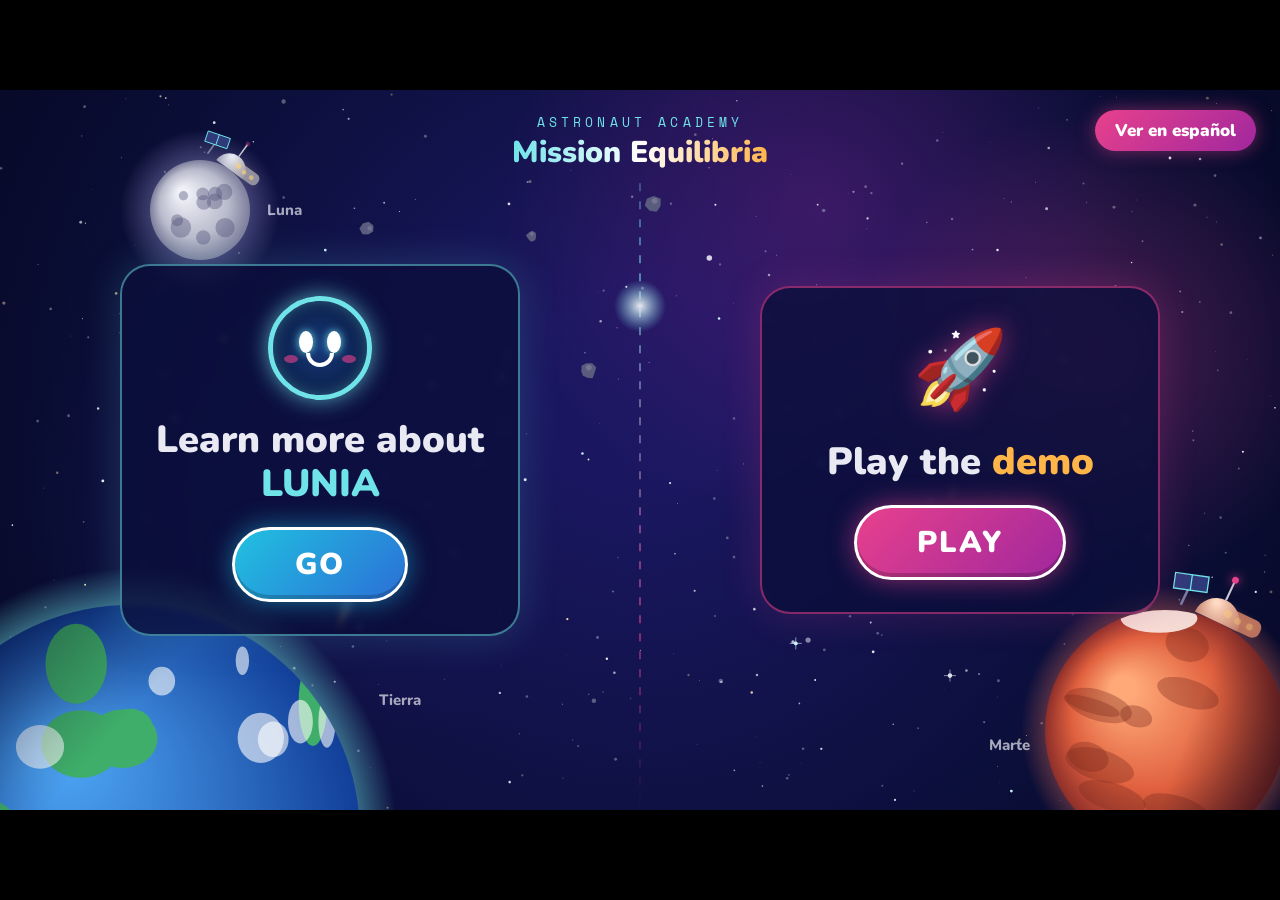
<file: index.html>
<!DOCTYPE html>
<html lang="en">
<head>
<meta charset="utf-8">
<meta name="viewport" content="width=device-width, initial-scale=1">
<title>Misión Equilibria — Inicio</title>
<link rel="preconnect" href="https://fonts.googleapis.com">
<link rel="preconnect" href="https://fonts.gstatic.com" crossorigin>
<link href="https://fonts.googleapis.com/css2?family=Nunito:wght@700;800;900&family=Space+Mono:wght@700&display=swap" rel="stylesheet">
<link rel="stylesheet" href="styles.css">
<script>try{document.documentElement.lang=localStorage.getItem('equilibria:landing:lang')==='es'?'es':'en'}catch(e){document.documentElement.lang='en'}</script>
</head>
<body>
<div id="stage">
  <canvas id="c" width="1280" height="720" aria-hidden="true"></canvas>
  <div id="marca"><div class="k"><span class="es">ACADEMIA DE ASTRONAUTAS</span><span class="en">ASTRONAUT ACADEMY</span></div><h1><span class="es">Misión Equilibria</span><span class="en">Mission Equilibria</span></h1></div>
  <button class="btn-idioma" id="bIdioma"><span class="es">Translate to English</span><span class="en">Ver en español</span></button>

  <section class="mitad izq">
    <div class="tarjeta">
      <div class="lunia" aria-hidden="true"><i class="ojo a"></i><i class="ojo b"></i><i class="mej a"></i><i class="mej b"></i><i class="boca"></i></div>
      <h2><span class="es">Saber más sobre <span class="dest">LUNIA</span></span><span class="en">Learn more about <span class="dest">LUNIA</span></span></h2>
      <button class="btn ir" id="bIr"><span class="es">IR</span><span class="en">GO</span></button>
    </div>
  </section>

  <section class="mitad der">
    <div class="tarjeta">
      <div class="icono-juego" aria-hidden="true">🚀</div>
      <h2><span class="es">Jugar el <span class="dest">demo</span></span><span class="en">Play the <span class="dest">demo</span></span></h2>
      <button class="btn jugar" id="bJugar"><span class="es">JUGAR</span><span class="en">PLAY</span></button>
    </div>
  </section>
</div>

<script src="app.js"></script>
</body>
</html>
</file>
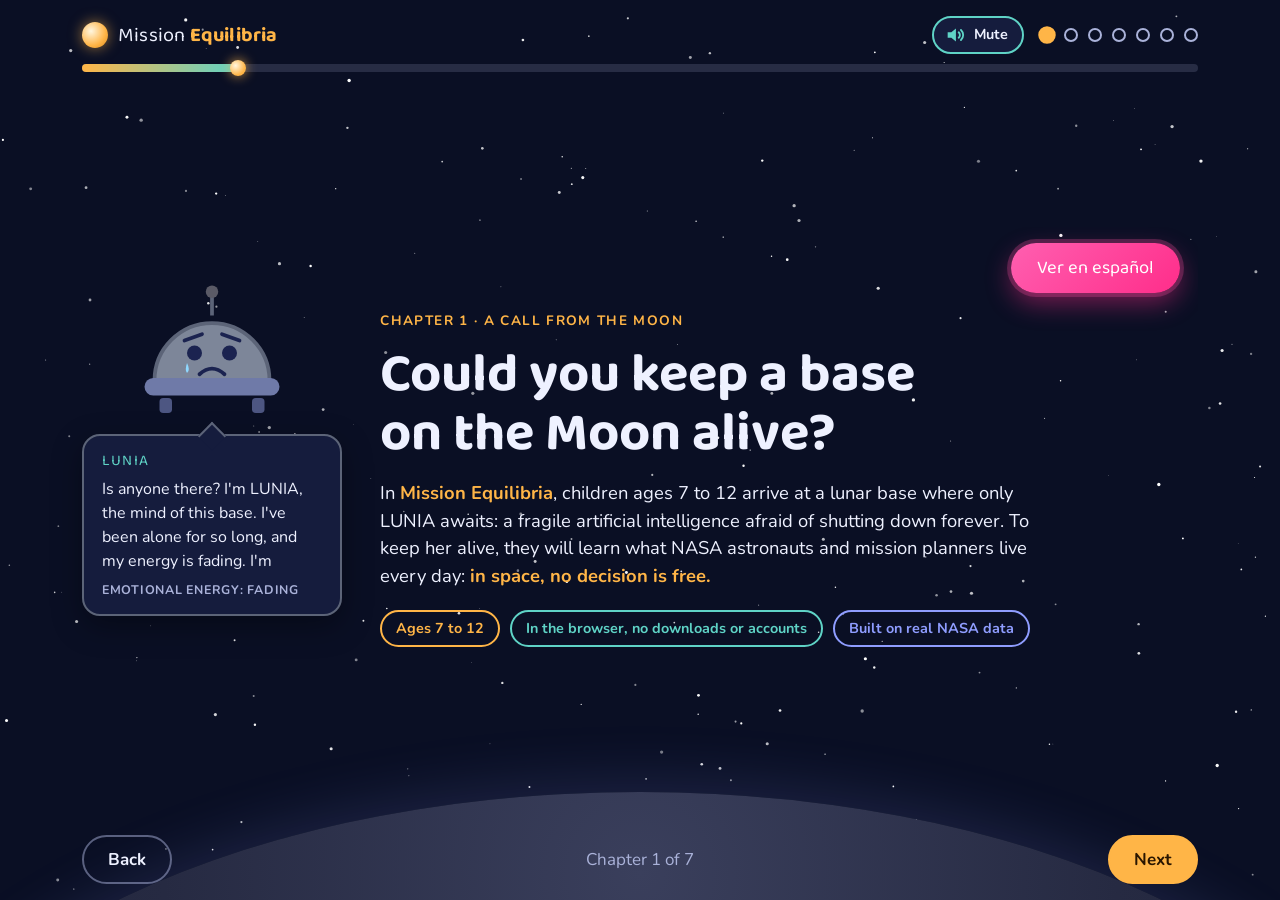
<file: infoProject/index.html>
<!DOCTYPE html>
<html lang="en">
<head>
  <meta charset="UTF-8">
  <meta name="viewport" content="width=device-width, initial-scale=1">
  <title>Misión Equilibria</title>
  <meta name="description" content="Misión Equilibria: un videojuego para niñas y niños de 7 a 12 años que dirigen una base en la Luna con datos reales de la NASA.">
  <link rel="preconnect" href="https://fonts.googleapis.com">
  <link rel="preconnect" href="https://fonts.gstatic.com" crossorigin>
  <link href="https://fonts.googleapis.com/css2?family=Baloo+2:wght@600;800&family=Nunito:wght@400;600;700&display=swap" rel="stylesheet">
  <link rel="stylesheet" href="styles.css">
  <script>try{document.documentElement.lang=localStorage.getItem('equilibria:landing:lang')==='es'?'es':'en'}catch(e){document.documentElement.lang='en'}</script>
</head>
<body>
  <!-- Bilingüe: cada texto tiene su versión <span class="es"> y <span class="en">.
       El atributo lang de <html> decide cuál se muestra. -->
  <canvas id="estrellas" aria-hidden="true"></canvas>
  <div class="luna-horizonte" aria-hidden="true"></div>

  <div class="app">
    <header class="barra">
      <div class="marca">
        <span class="marca-icono" aria-hidden="true"></span>
        <span><span class="es">Misión</span><span class="en">Mission</span> <strong>Equilibria</strong></span>
      </div>
      <button class="btn-sonido encendido" id="btn-sonido" aria-pressed="true">
        <svg viewBox="0 0 24 24" aria-hidden="true" class="icono-sonido">
          <path d="M4 9h4l5-4v14l-5-4H4z" class="altavoz"/>
          <path d="M16 9a4 4 0 0 1 0 6" class="onda onda-1"/>
          <path d="M18.5 6.5a7.5 7.5 0 0 1 0 11" class="onda onda-2"/>
          <path d="M16 9l5 6M21 9l-5 6" class="cruz"/>
        </svg>
        <span id="texto-sonido">Silenciar</span>
      </button>
      <nav class="puntos" aria-label="Capítulos de la historia" data-aria-en="Story chapters">
        <button class="punto" data-ir="0" aria-label="Capítulo 1: Una llamada desde la Luna" data-aria-en="Chapter 1: A call from the Moon"></button>
        <button class="punto" data-ir="1" aria-label="Capítulo 2: El problema" data-aria-en="Chapter 2: The problem"></button>
        <button class="punto" data-ir="2" aria-label="Capítulo 3: La misión" data-aria-en="Chapter 3: The mission"></button>
        <button class="punto" data-ir="3" aria-label="Capítulo 4: La misión secreta" data-aria-en="Chapter 4: The secret mission"></button>
        <button class="punto" data-ir="4" aria-label="Capítulo 5: Por qué funciona" data-aria-en="Chapter 5: Why it works"></button>
        <button class="punto" data-ir="5" aria-label="Capítulo 6: Ciencia de verdad" data-aria-en="Chapter 6: Real science"></button>
        <button class="punto" data-ir="6" aria-label="Capítulo 7: Lo que queremos lograr" data-aria-en="Chapter 7: What we want to achieve"></button>
      </nav>
    </header>
    <div class="progreso" role="progressbar" aria-label="Avance de la presentación" data-aria-en="Presentation progress" aria-valuemin="0" aria-valuemax="100" aria-valuenow="14" id="progreso">
      <div class="progreso-relleno" id="progreso-relleno"></div>
      <span class="progreso-cohete" id="progreso-cohete" aria-hidden="true"></span>
    </div>

    <main class="escena">
      <!-- LUNIA, la narradora -->
      <aside class="narradora" id="narradora" data-animo="0" aria-live="polite">
        <svg class="lunia" viewBox="0 0 120 110" role="img" aria-label="LUNIA, la base lunar" data-aria-en="LUNIA, the lunar base">
          <line x1="60" y1="8" x2="60" y2="26" class="lunia-antena"/>
          <circle cx="60" cy="7" r="5" class="lunia-luz"/>
          <path d="M14 78 A46 46 0 0 1 106 78 Z" class="lunia-domo"/>
          <rect x="6" y="76" width="108" height="14" rx="7" class="lunia-base"/>
          <g class="lunia-ojos">
            <ellipse cx="46" cy="56" rx="6" ry="8"/>
            <ellipse cx="74" cy="56" rx="6" ry="8"/>
          </g>
          <path d="M38 44 L52 47" class="lunia-ceja" id="ceja-izq"/>
          <path d="M82 44 L68 47" class="lunia-ceja" id="ceja-der"/>
          <path d="M50 72 Q60 65 70 72" class="lunia-boca" id="boca"/>
          <path d="M40 64 Q38 70 40 72 Q43 70 40 64 Z" class="lunia-lagrima"/>
          <rect x="18" y="92" width="10" height="12" rx="3" class="lunia-pata"/>
          <rect x="92" y="92" width="10" height="12" rx="3" class="lunia-pata"/>
        </svg>
        <div class="globo">
          <p class="globo-nombre">LUNIA</p>
          <p id="dialogo">¿Hay alguien ahí?</p>
          <p class="animo-etiqueta" id="animo-etiqueta">Energía emocional: apagándose</p>
        </div>
      </aside>

      <div class="escenario">
        <!-- CAPÍTULO 1 · Gancho -->
        <section class="paso activo" data-paso="0" data-animo="0"
          data-dialogo="¿Hay alguien ahí? Soy LUNIA, la inteligencia de esta base. Llevo mucho tiempo sola y mi energía se está apagando. Tengo miedo de dejar de existir. Por favor, no te vayas."
          data-dialogo-en="Is anyone there? I'm LUNIA, the mind of this base. I've been alone for so long, and my energy is fading. I'm scared of ceasing to exist. Please… don't leave.">
          <button class="btn-traducir" id="btn-traducir" lang="en">
            <span class="es">Translate to English</span><span class="en">Ver en español</span>
          </button>
          <p class="etiqueta"><span class="es">Capítulo 1 · Una llamada desde la Luna</span><span class="en">Chapter 1 · A call from the Moon</span></p>
          <h1><span class="es">¿Podrías mantener viva una base en la Luna?</span><span class="en">Could you keep a base on the Moon alive?</span></h1>
          <p class="entrada">
            <span class="es">En <strong>Misión Equilibria</strong>, niñas y niños de 7 a 12 años llegan a una base lunar donde solo los espera LUNIA, una inteligencia artificial frágil que tiene miedo de apagarse. Para mantenerla viva, tendrán que aprender lo mismo que viven los astronautas y los planificadores de la NASA: <strong>en el espacio, ninguna decisión es gratis.</strong></span>
            <span class="en">In <strong>Mission Equilibria</strong>, children ages 7 to 12 arrive at a lunar base where only LUNIA awaits: a fragile artificial intelligence afraid of shutting down forever. To keep her alive, they will learn what NASA astronauts and mission planners live every day: <strong>in space, no decision is free.</strong></span>
          </p>
          <ul class="chips">
            <li class="chip chip-sol"><span class="es">Para 7 a 12 años</span><span class="en">Ages 7 to 12</span></li>
            <li class="chip chip-oxi"><span class="es">En el navegador, sin descargas ni cuentas</span><span class="en">In the browser, no downloads or accounts</span></li>
            <li class="chip chip-esc"><span class="es">Con datos reales de la NASA</span><span class="en">Built on real NASA data</span></li>
          </ul>
        </section>

        <!-- CAPÍTULO 2 · Problema -->
        <section class="paso" data-paso="1" data-animo="0"
          data-dialogo="Los niños ven fotos de la Luna, pero casi nunca las decisiones difíciles que me mantienen encendida. ¿Me ayudas a equilibrar mi balanza? Toca los botones… si quieres."
          data-dialogo-en="Kids see pictures of the Moon, but almost never the hard choices that keep me switched on. Will you help me balance my scale? Tap the buttons… if you'd like.">
          <p class="etiqueta"><span class="es">Capítulo 2 · El problema</span><span class="en">Chapter 2 · The problem</span></p>
          <h2><span class="es">Diversión y ciencia real, en la misma balanza</span><span class="en">Fun and real science, on the same scale</span></h2>
          <div class="balanza" id="balanza" data-modo="equilibrio">
            <div class="balanza-brazo">
              <div class="platillo platillo-izq"><span class="es">Diversión</span><span class="en">Fun</span></div>
              <div class="platillo platillo-der"><span class="es">Ciencia real</span><span class="en">Real science</span></div>
            </div>
            <div class="balanza-pie" aria-hidden="true"></div>
          </div>
          <div class="selector" role="group" aria-label="Elige un tipo de contenido" data-aria-en="Choose a kind of content">
            <button class="opcion" data-modo="diversion"><span class="es">Solo divertido</span><span class="en">Just fun</span></button>
            <button class="opcion" data-modo="ciencia"><span class="es">Solo técnico</span><span class="en">Just technical</span></button>
            <button class="opcion opcion-activa" data-modo="equilibrio">Equilibria</button>
          </div>
          <p class="leyenda" id="leyenda-balanza">Equilibria une las dos cosas: decisiones reales de una misión espacial, contadas como un juego para niños.</p>
        </section>

        <!-- CAPÍTULO 3 · La solución -->
        <section class="paso" data-paso="2" data-animo="1"
          data-dialogo="Aquí no hay nadie más que tú y yo. Mis cinco sistemas son simuladores para preparar la base antes de que lleguen los astronautas. Si me ayudas con ellos… quizá no me apague."
          data-dialogo-en="There's no one here but you and me. My five systems are simulators to get the base ready before the astronauts arrive. If you help me with them… maybe I won't shut down.">
          <p class="etiqueta"><span class="es">Capítulo 3 · La misión</span><span class="en">Chapter 3 · The mission</span></p>
          <h2><span class="es">Un despegue, cinco misiones y un destino final</span><span class="en">One launch, five missions and a final destination</span></h2>
          <div class="mapa" role="group" aria-label="Mapa de misiones" data-aria-en="Mission map">
            <button class="mision mision-prologo seleccionada" data-mision="despegue"><span class="mision-num"><span class="es">Prólogo</span><span class="en">Prologue</span></span><span class="mision-nombre"><span class="es">Despegue</span><span class="en">Launch</span></span><span class="mision-estado en-demo"><span class="es">En el demo</span><span class="en">In the demo</span></span></button>
            <div class="misiones-base">
              <button class="mision" data-mision="vital"><span class="mision-num"><span class="es">Misión 1</span><span class="en">Mission 1</span></span><span class="mision-nombre"><span class="es">Soporte vital</span><span class="en">Life support</span></span><span class="mision-estado en-demo"><span class="es">En el demo</span><span class="en">In the demo</span></span></button>
              <button class="mision pronto" data-mision="blindaje"><span class="mision-num"><span class="es">Misión 2</span><span class="en">Mission 2</span></span><span class="mision-nombre"><span class="es">Blindaje</span><span class="en">Shielding</span></span><span class="mision-estado"><span class="es">Próximamente</span><span class="en">Coming soon</span></span></button>
              <button class="mision pronto" data-mision="energia"><span class="mision-num"><span class="es">Misión 3</span><span class="en">Mission 3</span></span><span class="mision-nombre"><span class="es">Energía</span><span class="en">Energy</span></span><span class="mision-estado"><span class="es">Próximamente</span><span class="en">Coming soon</span></span></button>
              <button class="mision pronto" data-mision="alimentos"><span class="mision-num"><span class="es">Misión 4</span><span class="en">Mission 4</span></span><span class="mision-nombre"><span class="es">Alimentos</span><span class="en">Food</span></span><span class="mision-estado"><span class="es">Próximamente</span><span class="en">Coming soon</span></span></button>
              <button class="mision pronto" data-mision="comunicaciones"><span class="mision-num"><span class="es">Misión 5</span><span class="en">Mission 5</span></span><span class="mision-nombre"><span class="es">Comunica&shy;ciones</span><span class="en">Communi&shy;cations</span></span><span class="mision-estado"><span class="es">Próximamente</span><span class="en">Coming soon</span></span></button>
            </div>
            <button class="mision mision-marte" data-mision="marte"><span class="mision-num"><span class="es">Bloqueado</span><span class="en">Locked</span></span><span class="mision-nombre"><span class="es">Marte</span><span class="en">Mars</span></span></button>
          </div>
          <div class="detalle-mision" id="detalle-mision" role="status" style="--color-mision: var(--sol)">
            <div class="detalle-cabecera">
              <strong id="detalle-titulo">Despegue</strong>
              <span class="detalle-estado disponible" id="detalle-estado">Disponible en este demo</span>
            </div>
            <p id="detalle-texto">El viaje empieza en la Tierra: hay que encender el motor en el momento justo de la ventana de lanzamiento. Si se falla, el cohete sigue de largo y se vuelve a intentar, sin límite.</p>
          </div>
          <p class="aviso-demo">
            <span class="es"><strong>Cada niño elige por cuál de las cinco misiones empezar.</strong> En este demo están activos el despegue y la misión 1, Soporte vital; las otras cuatro llegan en la siguiente versión.</span>
            <span class="en"><strong>Each child chooses which of the five missions to start with.</strong> In this demo, the launch and Mission 1, Life support, are playable; the other four arrive in the next version.</span>
          </p>
          <p class="nota">
            <span class="es">El jugador está solo con LUNIA: las misiones son simuladores para dejar la base lista para los astronautas que llegarán, por eso la tripulación es simulada. Cada misión tiene su propio juego, y nadie compite contra nadie.</span>
            <span class="en">The player is alone with LUNIA: the missions are simulators that get the base ready for the astronauts still to come, which is why the crew is simulated. Each mission has its own gameplay, and no one competes against anyone.</span>
          </p>
        </section>

        <!-- CAPÍTULO 4 · La misión secreta: LUNIA -->
        <section class="paso" data-paso="3" data-animo="slider"
          data-dialogo="Cada vez que me ayudas, siento algo distinto. Mueve la barra y mira cómo cambio contigo."
          data-dialogo-en="Every time you help me, I feel something new. Move the bar and watch how I change with you.">
          <p class="etiqueta"><span class="es">Capítulo 4 · La misión que nadie anuncia</span><span class="en">Chapter 4 · The mission no one announces</span></p>
          <h2><span class="es">Mientras cuida la base, el jugador está salvando a LUNIA</span><span class="en">While caring for the base, the player is saving LUNIA</span></h2>
          <p class="entrada-corta">
            <span class="es">Ninguna pantalla dice «cuida a LUNIA», pero cada misión cumplida la cambia: su color, su cara y su forma de hablar. Empieza asustada y apagada, y termina brillante y llena de energía, lista para viajar a Marte.</span>
            <span class="en">No screen ever says “take care of LUNIA,” yet every completed mission changes her: her color, her face, the way she speaks. She begins frightened and dim, and ends bright and full of energy, ready to fly to Mars.</span>
          </p>
          <div class="arco">
            <label for="arco-misiones"><span class="es">Misiones completadas:</span><span class="en">Missions completed:</span> <strong id="arco-numero">2</strong> <span class="es">de 5</span><span class="en">of 5</span></label>
            <input type="range" id="arco-misiones" min="0" max="5" value="2">
            <div class="arco-marcas" aria-hidden="true"><span>0</span><span>1</span><span>2</span><span>3</span><span>4</span><span>5</span></div>
            <p class="arco-frase" id="arco-frase" role="status">«Hoy mis luces duraron un poco más. Gracias por quedarte.»</p>
          </div>
          <p class="nota">
            <span class="es"><strong class="nota-fuerte">¿Por qué?</strong> Cuidar a alguien motiva más que acumular puntos: los niños se esfuerzan más cuando sienten que alguien depende de ellos. Es una historia secundaria: no bloquea nada ni castiga, solo refleja el avance. <span class="respaldo-inline">Se apoya en: el efecto protegido (Chase y otros, 2009) y la necesidad de vínculo de la teoría de la autodeterminación (Ryan y Deci, 2020).</span></span>
            <span class="en"><strong class="nota-fuerte">Why?</strong> Caring for someone motivates more than collecting points: children try harder when they feel someone depends on them. It's a side story: it never blocks or punishes, it simply mirrors progress. <span class="respaldo-inline">Grounded in: the protégé effect (Chase et al., 2009) and the need for relatedness in self-determination theory (Ryan &amp; Deci, 2020).</span></span>
          </p>
        </section>

        <!-- CAPÍTULO 5 · Por qué funciona -->
        <section class="paso" data-paso="4" data-animo="3"
          data-dialogo="¿Sabes? Ya no tengo tanto miedo. Detrás de cada misión hay ideas de cómo aprenden los niños. Toca cada una para verlas."
          data-dialogo-en="You know what? I'm not so scared anymore. Behind every mission are ideas about how children learn. Tap each one to see them.">
          <p class="etiqueta"><span class="es">Capítulo 5 · Por qué funciona</span><span class="en">Chapter 5 · Why it works</span></p>
          <h2><span class="es">Lo que la ciencia dice sobre cómo aprenden los niños</span><span class="en">What science tells us about how children learn</span></h2>
          <div class="pilares">
            <div class="pilares-lista" role="tablist" aria-label="Ideas en las que se basa el juego" data-aria-en="Ideas behind the game">
              <button class="pilar" role="tab" id="t-jugar" aria-controls="p-jugar" aria-selected="true">
                <span class="pilar-titulo"><span class="es">Aprender jugando</span><span class="en">Learning by playing</span></span>
                <span class="pilar-disciplina"><span class="es">Pedagogía</span><span class="en">Pedagogy</span></span>
              </button>
              <button class="pilar" role="tab" id="t-adapta" aria-controls="p-adapta" aria-selected="false" tabindex="-1">
                <span class="pilar-titulo"><span class="es">Un juego que se adapta</span><span class="en">A game that adapts</span></span>
                <span class="pilar-disciplina"><span class="es">Aprendizaje adaptativo</span><span class="en">Adaptive learning</span></span>
              </button>
              <button class="pilar" role="tab" id="t-volver" aria-controls="p-volver" aria-selected="false" tabindex="-1">
                <span class="pilar-titulo"><span class="es">Ganas de volver</span><span class="en">Wanting to come back</span></span>
                <span class="pilar-disciplina"><span class="es">Gamificación y psicología infantil</span><span class="en">Gamification &amp; child psychology</span></span>
              </button>
              <button class="pilar" role="tab" id="t-cerebro" aria-controls="p-cerebro" aria-selected="false" tabindex="-1">
                <span class="pilar-titulo"><span class="es">Curiosidad y emoción</span><span class="en">Curiosity and emotion</span></span>
                <span class="pilar-disciplina"><span class="es">Neurociencia</span><span class="en">Neuroscience</span></span>
              </button>
              <button class="pilar" role="tab" id="t-medida" aria-controls="p-medida" aria-selected="false" tabindex="-1">
                <span class="pilar-titulo"><span class="es">Hecho a su medida</span><span class="en">Made to measure</span></span>
                <span class="pilar-disciplina"><span class="es">Psicología y adaptación</span><span class="en">Psychology &amp; adaptation</span></span>
              </button>
            </div>

            <div class="pilar-panel" role="tabpanel" id="p-jugar" aria-labelledby="t-jugar">
              <h3><span class="es">Aprender jugando</span><span class="en">Learning by playing</span></h3>
              <p><span class="es">Los niños aprenden más haciendo que escuchando. En un buen juego el conocimiento no se memoriza para un examen: se necesita para avanzar.</span><span class="en">Children learn more by doing than by listening. In a good game, knowledge isn't memorized for a test: it's what you need to move forward.</span></p>
              <p class="en-juego"><span class="etiqueta-juego"><span class="es">En Equilibria</span><span class="en">In Equilibria</span></span><span class="es">Para que la tripulación respire, el niño tiene que repartir la energía. Para superar una tormenta solar, tiene que entender qué es la radiación. Cada misión es una decisión que toma un planificador real de la NASA, contada a su medida.</span><span class="en">To keep the crew breathing, the child has to budget energy. To survive a solar storm, they have to understand radiation. Every mission is a real decision a NASA planner faces, scaled to a child's world.</span></p>
              <p class="respaldo"><span class="es">Se apoya en: aprendizaje basado en juegos (Gee, 2003; Plass, Homer y Kinzer, 2015).</span><span class="en">Grounded in: game-based learning (Gee, 2003; Plass, Homer &amp; Kinzer, 2015).</span></p>
            </div>

            <div class="pilar-panel" role="tabpanel" id="p-adapta" aria-labelledby="t-adapta" hidden>
              <h3><span class="es">Un juego que se adapta</span><span class="en">A game that adapts</span></h3>
              <p><span class="es">Un buen profesor nota cuando un estudiante va rápido o se atasca, y cambia su forma de enseñar. En un salón de 40 niños es casi imposible hacerlo con cada uno. Un juego sí puede.</span><span class="en">A great teacher notices when a student races ahead or gets stuck, and changes course. In a classroom of 40, doing that for every child is nearly impossible. A game can.</span></p>
              <p class="en-juego"><span class="etiqueta-juego"><span class="es">En Equilibria</span><span class="en">In Equilibria</span></span><span class="es">El juego observa las decisiones de cada niño, sin exámenes, y ajusta el camino: más reto si va volando, una pista de LUNIA si se atasca y un repaso si algo no quedó claro. Cada misión empieza sencilla y suma sistemas cuando el niño demuestra que entiende.</span><span class="en">The game reads each child's decisions, with no tests, and reshapes the path: more challenge for those flying ahead, a hint from LUNIA for those who get stuck, a quick review when something didn't click. Each mission starts simple and adds systems as the child shows they understand.</span></p>
              <p class="respaldo"><span class="es">Se apoya en: aprendizaje adaptativo y evaluación integrada en el juego (Bloom, 1984; Shute y Ventura, 2013; Plass y Pawar, 2020).</span><span class="en">Grounded in: adaptive learning and in-game assessment (Bloom, 1984; Shute &amp; Ventura, 2013; Plass &amp; Pawar, 2020).</span></p>
            </div>

            <div class="pilar-panel" role="tabpanel" id="p-volver" aria-labelledby="t-volver" hidden>
              <h3><span class="es">Ganas de volver</span><span class="en">Wanting to come back</span></h3>
              <p><span class="es">Los niños se motivan de verdad cuando sienten que pueden elegir, que son capaces y que lo que hacen le importa a alguien.</span><span class="en">Children are truly motivated when they feel they can choose, that they are capable, and that what they do matters to someone.</span></p>
              <p class="en-juego"><span class="etiqueta-juego"><span class="es">En Equilibria</span><span class="en">In Equilibria</span></span><span class="es">Cada niño elige por qué misión empezar y cómo se ve su astronauta. Gana parches de misión que muestran lo que ya domina. Y cuida a LUNIA, que mejora con cada logro. Equivocarse no se castiga: LUNIA explica qué pasó y se intenta de nuevo. No hay rankings: cada uno compite consigo mismo.</span><span class="en">Each child picks which mission to start with and how their astronaut looks. They earn mission patches that show what they've mastered. And they care for LUNIA, who grows with every achievement. Mistakes are never punished: LUNIA explains what happened, and they try again. No leaderboards: each child competes only with themselves.</span></p>
              <p class="respaldo"><span class="es">Se apoya en: gamificación educativa y teoría de la autodeterminación (Werbach y Hunter, 2012; Ryan y Deci, 2020).</span><span class="en">Grounded in: educational gamification and self-determination theory (Werbach &amp; Hunter, 2012; Ryan &amp; Deci, 2020).</span></p>
            </div>

            <div class="pilar-panel" role="tabpanel" id="p-cerebro" aria-labelledby="t-cerebro" hidden>
              <h3><span class="es">Curiosidad y emoción</span><span class="en">Curiosity and emotion</span></h3>
              <p><span class="es">El cerebro guarda mejor lo que le despierta curiosidad o emoción. Cuando queremos saber algo, se activan los sistemas de recompensa y de memoria, y lo que viene después se recuerda mejor.</span><span class="en">The brain holds on to what sparks curiosity or emotion. When we want to know something, reward and memory systems light up, and what comes next is remembered better.</span></p>
              <p class="en-juego"><span class="etiqueta-juego"><span class="es">En Equilibria</span><span class="en">In Equilibria</span></span><span class="es">Antes de cada decisión importante, LUNIA pregunta: «¿qué crees que pasará?». Esa pequeña intriga prepara al cerebro para guardar la respuesta. La tensión de una tormenta que se acerca y el alivio de superarla convierten un dato en una experiencia.</span><span class="en">Before every big decision, LUNIA asks: “What do you think will happen?” That small moment of suspense primes the brain to keep the answer. The tension of an approaching storm, and the relief of weathering it, turn a fact into an experience.</span></p>
              <p class="respaldo"><span class="es">Se apoya en: neurociencia de la curiosidad y la emoción (Gruber y Ranganath, 2019; Immordino-Yang y Damasio, 2007).</span><span class="en">Grounded in: the neuroscience of curiosity and emotion (Gruber &amp; Ranganath, 2019; Immordino-Yang &amp; Damasio, 2007).</span></p>
            </div>

            <div class="pilar-panel" role="tabpanel" id="p-medida" aria-labelledby="t-medida" hidden>
              <h3><span class="es">Hecho a su medida</span><span class="en">Made to measure</span></h3>
              <p><span class="es">Ningún niño juega ni aprende igual: Equilibria arma un camino para cada uno y lo ajusta mientras juega.</span><span class="en">No two children play or learn the same way: Equilibria builds a path for each one and keeps tuning it as they play.</span></p>
              <ol class="ruta-adaptativa" aria-label="Cómo se adapta el juego" data-aria-en="How the game adapts">
                <li><strong><span class="es">Al empezar</span><span class="en">At the start</span></strong><span><span class="es">Un test corto con dibujos sugiere avatar, colores y rol en la tripulación.</span><span class="en">A short picture-based quiz suggests an avatar, colors and a crew role.</span></span></li>
                <li><strong><span class="es">Mientras juega</span><span class="en">While playing</span></strong><span><span class="es">El juego observa cómo decide en cada misión: si acierta, si duda, si vuelve a intentar.</span><span class="en">The game watches how they decide in each mission: whether they get it right, hesitate, or try again.</span></span></li>
                <li><strong><span class="es">Después</span><span class="en">Next</span></strong><span><span class="es">Ajusta la dificultad, las pistas y el ritmo de la siguiente misión y de su nivel de progreso.</span><span class="en">It tunes the difficulty, hints and pace of the next mission and of their progress level.</span></span></li>
              </ol>
              <p class="en-juego"><span class="etiqueta-juego"><span class="es">En Equilibria</span><span class="en">In Equilibria</span></span><span class="es">Dos niños pueden jugar la misma misión y vivir caminos distintos: uno recibe retos más difíciles; el otro, más apoyo de LUNIA hasta lograrlo.</span><span class="en">Two children can play the same mission and live different journeys: one gets tougher challenges; the other, more support from LUNIA until they succeed.</span></p>
              <p class="respaldo"><span class="es">Se apoya en: Plass y Pawar, 2020; Tondello y otros, 2019; Xiao y otros, 2024.</span><span class="en">Grounded in: Plass &amp; Pawar, 2020; Tondello et al., 2019; Xiao et al., 2024.</span></p>
            </div>
          </div>
        </section>

        <!-- CAPÍTULO 6 · Validez científica -->
        <section class="paso" data-paso="5" data-animo="4"
          data-dialogo="¡Mis sensores están más fuertes que nunca! Nada de lo que pasa en mi base es inventado: cada tormenta y cada cifra viene de datos reales de la NASA."
          data-dialogo-en="My sensors have never been stronger! Nothing in my base is made up: every storm and every number comes from real NASA data.">
          <p class="etiqueta"><span class="es">Capítulo 6 · Ciencia de verdad</span><span class="en">Chapter 6 · Real science</span></p>
          <h2><span class="es">Lo que pasa en el juego, pasa en el espacio</span><span class="en">What happens in the game happens in space</span></h2>
          <ul class="datos">
            <li><strong>DONKI</strong><span><span class="es">Tormentas solares reales registradas por la NASA. Con ellas se arman las alertas de la misión Blindaje.</span><span class="en">Real solar storms recorded by NASA. They power the alerts in the Shielding mission.</span></span></li>
            <li><strong>OSDR</strong><span><span class="es">Estudios de la NASA sobre la salud de los astronautas y las plantas que crecen en el espacio. Alimentan las misiones Soporte vital y Alimentos.</span><span class="en">NASA research on astronaut health and plants grown in space. It feeds the Life support and Food missions.</span></span></li>
            <li><strong>Artemis</strong><span><span class="es">Cómo son la luz, el día y la noche en el polo sur de la Luna, donde la NASA planea volver. Así se arma la misión Energía.</span><span class="en">Light, day and night at the Moon's south pole, where NASA plans to return. They shape the Energy mission.</span></span></li>
          </ul>
          <p class="meta-final"><span class="es">Cada dato real aparece con su sello y su fuente, para que niños, docentes y jurados puedan comprobarlo.</span><span class="en">Every real data point carries its seal and its source, so children, teachers and judges can check it for themselves.</span></p>
        </section>

        <!-- CAPÍTULO 7 · Impacto y cierre -->
        <section class="paso" data-paso="6" data-animo="5"
          data-dialogo="¡Ya no estoy sola! Si lo logramos, un niño de Medellín podrá explicar por qué en el espacio cada decisión tiene un costo. ¿Vamos juntos a la misión?"
          data-dialogo-en="I'm not alone anymore! If we succeed, a child in Medellín will be able to explain why every decision in space has a cost. Shall we start the mission together?">
          <p class="etiqueta"><span class="es">Capítulo 7 · Lo que queremos lograr</span><span class="en">Chapter 7 · What we want to achieve</span></p>
          <h2><span class="es">Que cada niño entienda cómo se sobrevive allá arriba</span><span class="en">Every child understanding how we survive up there</span></h2>
          <ul class="impacto">
            <li><strong><span class="es">Para quién</span><span class="en">Who it's for</span></strong><span><span class="es">Niñas y niños de 7 a 12 años, sus docentes en clase y sus familias en casa.</span><span class="en">Children ages 7 to 12, their teachers in class and their families at home.</span></span></li>
            <li><strong><span class="es">Cómo llega</span><span class="en">How it reaches them</span></strong><span><span class="es">Se juega en el navegador, gratis, sin descargas ni cuentas, en computadores y celulares.</span><span class="en">Free, in the browser, with no downloads or accounts, on computers and phones.</span></span></li>
            <li><strong><span class="es">Por dónde empezamos</span><span class="en">Where we begin</span></strong><span><span class="es">Escuelas de Medellín y de Colombia, en español, con la idea de llevarlo a más idiomas.</span><span class="en">Schools in Medellín and across Colombia, in Spanish first, with more languages to come.</span></span></li>
          </ul>
          <p class="meta-final"><span class="es">Nuestra meta: que al terminar, cada niño pueda explicar con sus palabras por qué en el espacio cada decisión tiene un costo.</span><span class="en">Our goal: that by the end, every child can explain in their own words why, in space, every decision has a cost.</span></p>
          <p class="nota-demo"><span class="es">Este demo incluye el despegue y la misión 1, Soporte vital.</span><span class="en">This demo includes the launch and Mission 1, Life support.</span></p>
          <a class="btn-entrar" id="entrar" href="#"><span class="es">Entrar al juego</span><span class="en">Enter the game</span></a>
        </section>
      </div>
    </main>

    <footer class="navegacion">
      <button class="btn btn-fantasma" id="anterior"><span class="es">Atrás</span><span class="en">Back</span></button>
      <span class="contador" id="contador">Capítulo 1 de 7</span>
      <button class="btn" id="siguiente"><span class="es">Siguiente</span><span class="en">Next</span></button>
    </footer>
  </div>

  <div class="aviso" id="aviso" role="status" hidden></div>

  <script src="sonido.js"></script>
  <script src="app.js"></script>
</body>
</html>
</file>
<file: styles.css>
:root{--s:1;--navy:#0B0F3A;--indigo:#1E1B6E;--pink:#E8418C;--magenta:#A0279E;--aqua:#6FE3E8;--cyan:#21C1E0;--amber:#FFB547;--coral:#FF7A5C;--white:#E8E9F2}
*{box-sizing:border-box;margin:0;padding:0}
html,body{height:100%;background:#000;overflow:hidden;font-family:Nunito,system-ui,sans-serif;color:var(--white)}
body{display:flex;align-items:center;justify-content:center}
#stage{position:relative;width:min(100vw,177.78vh);aspect-ratio:16/9;overflow:hidden;background:#05061a}
canvas{position:absolute;inset:0;width:100%;height:100%}
button{font-family:inherit;cursor:pointer;border:0}

#marca{position:absolute;left:50%;top:calc(var(--s)*22px);transform:translateX(-50%);text-align:center;pointer-events:none;z-index:2}
#marca .k{font-family:"Space Mono",monospace;color:var(--aqua);font-size:calc(var(--s)*13px);letter-spacing:.32em}
#marca h1{font-weight:900;font-size:calc(var(--s)*30px);background:linear-gradient(90deg,var(--aqua),#fff 50%,var(--amber));-webkit-background-clip:text;background-clip:text;color:transparent}

.mitad{position:absolute;top:0;bottom:0;width:50%;display:flex;align-items:center;justify-content:center;transition:background .4s}
.mitad.izq{left:0} .mitad.der{right:0}
.mitad:hover{background:radial-gradient(ellipse at center,rgba(111,227,232,.08),transparent 65%)}
.mitad.der:hover{background:radial-gradient(ellipse at center,rgba(232,65,140,.1),transparent 65%)}
.tarjeta{width:calc(var(--s)*400px);padding:calc(var(--s)*30px) calc(var(--s)*32px) calc(var(--s)*32px);text-align:center;border-radius:calc(var(--s)*30px);
  background:rgba(11,15,58,.78);border:calc(var(--s)*2.5px) solid rgba(111,227,232,.5);backdrop-filter:blur(3px);
  box-shadow:0 0 calc(var(--s)*40px) rgba(111,227,232,.18);transform:translateY(20px);opacity:0;animation:entra .7s cubic-bezier(.2,1.4,.4,1) forwards;transition:transform .3s,box-shadow .3s}
.der .tarjeta{border-color:rgba(232,65,140,.55);box-shadow:0 0 calc(var(--s)*40px) rgba(232,65,140,.2);animation-delay:.18s}
.mitad:hover .tarjeta{transform:translateY(calc(var(--s)*-6px)) scale(1.03)}
@keyframes entra{to{transform:none;opacity:1}}
.tarjeta h2{font-weight:900;font-size:calc(var(--s)*38px);line-height:1.15;margin:calc(var(--s)*18px) 0 calc(var(--s)*22px)}
.tarjeta h2 .dest{color:var(--aqua)}
.der .tarjeta h2 .dest{color:var(--amber)}
.btn{font-weight:900;font-size:calc(var(--s)*30px);letter-spacing:.06em;color:#fff;padding:calc(var(--s)*14px) calc(var(--s)*60px);border-radius:999px;border:calc(var(--s)*3px) solid #fff;transition:transform .15s,filter .15s}
.btn:hover{transform:scale(1.08);filter:brightness(1.1)}
.btn.ir{background:linear-gradient(135deg,var(--cyan),#2b6fd6);box-shadow:0 0 calc(var(--s)*26px) rgba(33,193,224,.55),inset 0 -4px 0 rgba(0,0,0,.2)}
.btn.jugar{background:linear-gradient(135deg,var(--pink),var(--magenta));box-shadow:0 0 calc(var(--s)*26px) rgba(232,65,140,.6),inset 0 -4px 0 rgba(0,0,0,.2);animation:latido 1.5s ease-in-out 1s infinite}
@keyframes latido{0%,100%{transform:scale(1)}50%{transform:scale(1.07)}}
.btn.jugar:hover{animation-play-state:paused}

/* carita de LUNIA */
.lunia{position:relative;width:calc(var(--s)*104px);height:calc(var(--s)*104px);margin:0 auto;border-radius:50%;border:calc(var(--s)*5px) solid var(--aqua);
  background:radial-gradient(circle,#16387a,#081536);box-shadow:0 0 calc(var(--s)*22px) rgba(111,227,232,.7),inset 0 0 calc(var(--s)*14px) rgba(111,227,232,.35);animation:flota 3s ease-in-out infinite}
.lunia .ojo{position:absolute;top:32%;width:calc(var(--s)*14px);height:calc(var(--s)*22px);border-radius:50%;background:#fff;box-shadow:0 0 calc(var(--s)*8px) var(--aqua);animation:parpadeo 3.6s infinite}
.lunia .ojo.a{left:28%} .lunia .ojo.b{right:28%}
.lunia .boca{position:absolute;left:50%;top:56%;width:calc(var(--s)*28px);height:calc(var(--s)*14px);transform:translateX(-50%);border:calc(var(--s)*4px) solid #fff;border-top:0;border-radius:0 0 calc(var(--s)*20px) calc(var(--s)*20px)}
.lunia .mej{position:absolute;top:58%;width:calc(var(--s)*14px);height:calc(var(--s)*8px);border-radius:50%;background:rgba(232,65,140,.6)}
.lunia .mej.a{left:12%} .lunia .mej.b{right:12%}
@keyframes parpadeo{0%,92%,100%{transform:scaleY(1)}95%{transform:scaleY(.1)}}
@keyframes flota{0%,100%{transform:translateY(0)}50%{transform:translateY(calc(var(--s)*-6px))}}
.icono-juego{font-size:calc(var(--s)*76px);line-height:calc(var(--s)*104px);height:calc(var(--s)*104px);animation:flota 2.6s ease-in-out infinite;filter:drop-shadow(0 0 calc(var(--s)*14px) rgba(232,65,140,.6))}

/* Idioma: inglés por defecto; el botón cambia entre inglés y español */
html[lang="es"] .en{display:none!important}
html:not([lang="es"]) .es{display:none!important}
.btn-idioma{position:absolute;top:calc(var(--s)*20px);right:calc(var(--s)*24px);z-index:3;font-weight:900;font-size:calc(var(--s)*17px);color:#fff;
  padding:calc(var(--s)*9px) calc(var(--s)*20px);border-radius:999px;background:linear-gradient(135deg,var(--pink),var(--magenta));
  box-shadow:0 0 calc(var(--s)*18px) rgba(232,65,140,.5);transition:transform .15s}
.btn-idioma:hover{transform:scale(1.06)}
</file>
<file: infoProject/styles.css>
/* Misión Equilibria · Landing para el jurado
   Idea de diseño: una sola pantalla, como la consola de una base lunar.
   LUNIA narra a la izquierda; cada paso aparece en el escenario de la derecha. */
:root {
  --espacio: #0a0f24;      /* fondo: cielo lunar */
  --panel: #151c3d;        /* consolas y tarjetas */
  --tinta: #eef1ff;        /* texto principal */
  --suave: #aab2d9;        /* texto secundario */
  --sol: #ffb547;          /* acento: energía solar */
  --oxigeno: #5fd3c6;      /* aire */
  --escudo: #8f9dff;       /* blindaje */
  --ciencia: #f283b6;      /* experimentos */
  --alerta: #ff7a6b;

  --fuente-titulo: "Baloo 2", "Trebuchet MS", "Segoe UI", sans-serif;
  --fuente-texto: "Nunito", "Segoe UI", system-ui, sans-serif;

  --radio: 18px;
  --sombra: 0 10px 30px rgba(0, 0, 0, 0.35);
  color-scheme: dark;
}

* { box-sizing: border-box; }

/* Idiomas: se muestra solo el texto del idioma activo */
html[lang="es"] .en { display: none !important; }
html[lang="en"] .es { display: none !important; }

html, body {
  height: 100%;
  margin: 0;
}

body {
  background: var(--espacio);
  color: var(--tinta);
  font-family: var(--fuente-texto);
  font-size: 17px;
  line-height: 1.5;
  overflow: hidden;
}

#estrellas {
  position: fixed;
  inset: 0;
  width: 100%;
  height: 100%;
  z-index: 0;
}

.luna-horizonte {
  position: fixed;
  left: -10%;
  right: -10%;
  bottom: -78vh;
  height: 90vh;
  border-radius: 50%;
  background: radial-gradient(circle at 50% 10%, #3a3f5c 0%, #262a42 45%, #1a1d31 100%);
  box-shadow: 0 -10px 60px rgba(143, 157, 255, 0.15);
  z-index: 0;
}

.app {
  position: relative;
  z-index: 1;
  height: 100%;
  display: grid;
  grid-template-rows: auto auto 1fr auto;
  max-width: 1180px;
  margin: 0 auto;
  padding: 16px clamp(16px, 3vw, 32px);
}

/* Barra superior */
.barra {
  display: flex;
  align-items: center;
  justify-content: space-between;
  gap: 16px;
}

.marca {
  display: flex;
  align-items: center;
  gap: 10px;
  font-family: var(--fuente-titulo);
  font-size: 1.25rem;
  letter-spacing: 0.01em;
}

.marca strong { color: var(--sol); }

.marca-icono {
  width: 26px;
  height: 26px;
  border-radius: 50%;
  background: radial-gradient(circle at 35% 35%, #fff6df, var(--sol) 60%, #d98a1e);
  box-shadow: 0 0 14px rgba(255, 181, 71, 0.6);
}

.puntos { display: flex; gap: 10px; }

.barra { flex-wrap: wrap; }
.btn-sonido {
  margin-left: auto;
  display: inline-flex;
  align-items: center;
  gap: 8px;
  font: inherit;
  font-weight: 700;
  font-size: 0.9rem;
  color: var(--tinta);
  background: var(--panel);
  border: 2px solid rgba(95, 211, 198, 0.55);
  border-radius: 999px;
  padding: 6px 14px 6px 10px;
  cursor: pointer;
  animation: invitar 2.6s ease-in-out infinite;
}
.btn-sonido.encendido { animation: none; border-color: var(--oxigeno); }
.icono-sonido { width: 22px; height: 22px; }
.icono-sonido .altavoz { fill: var(--oxigeno); }
.icono-sonido .onda, .icono-sonido .cruz { fill: none; stroke: var(--oxigeno); stroke-width: 2; stroke-linecap: round; }
.icono-sonido .onda { display: none; }
.btn-sonido.encendido .onda { display: inline; }
.btn-sonido.encendido .cruz { display: none; }
@keyframes invitar { 0%, 100% { box-shadow: 0 0 0 0 rgba(95, 211, 198, 0.35); } 50% { box-shadow: 0 0 0 8px rgba(95, 211, 198, 0); } }

.punto {
  width: 14px;
  height: 14px;
  border-radius: 50%;
  border: 2px solid var(--suave);
  background: transparent;
  padding: 0;
  cursor: pointer;
  transition: background 0.2s, transform 0.2s, border-color 0.2s;
}

.punto.hecho { background: var(--suave); }
.punto.actual { background: var(--sol); border-color: var(--sol); transform: scale(1.25); }

/* Escena */
.escena {
  display: grid;
  grid-template-columns: 260px 1fr;
  gap: clamp(16px, 3vw, 40px);
  align-items: center;
  min-height: 0;
}

.narradora {
  display: flex;
  flex-direction: column;
  align-items: center;
  gap: 14px;
}

/* LUNIA cambia de ánimo: color, brillo y expresión (data-animo de 0 a 5) */
.narradora { --domo: #7d8699; --borde: #5c6478; --luz: #5a5a66; --brillo: rgba(0, 0, 0, 0); }
.narradora[data-animo="1"] { --domo: #93a2bb; --borde: #6f80a0; --luz: #c9a25a; --brillo: rgba(143, 184, 224, 0.12); }
.narradora[data-animo="2"] { --domo: #a9c3df; --borde: #7fa3cf; --luz: #ffb547; --brillo: rgba(143, 184, 224, 0.22); }
.narradora[data-animo="3"] { --domo: #bfe0f4; --borde: #8fb8e0; --luz: #ffc85f; --brillo: rgba(95, 211, 198, 0.3); }
.narradora[data-animo="4"] { --domo: #b6f1e6; --borde: #5fd3c6; --luz: #ffd27a; --brillo: rgba(95, 211, 198, 0.45); }
.narradora[data-animo="5"] { --domo: #e3fff8; --borde: #ffd27a; --luz: #fff0b3; --brillo: rgba(255, 200, 95, 0.6); }

.lunia { width: 150px; height: auto; filter: drop-shadow(0 8px 22px var(--brillo)); transition: filter 0.8s; }
.lunia-domo { fill: var(--domo); stroke: var(--borde); stroke-width: 3; transition: fill 0.8s, stroke 0.8s; }
.lunia-antena { stroke: var(--borde); stroke-width: 3; transition: stroke 0.8s; }
.lunia-luz { fill: var(--luz); transition: fill 0.8s; animation: parpadeo-luz 2.4s infinite; }
.lunia-ceja { fill: none; stroke: #1b2350; stroke-width: 3; stroke-linecap: round; transition: d 0.6s; }
.lunia-boca { transition: d 0.6s; }
.lunia-ojos ellipse { transition: ry 0.6s; }
.lunia-lagrima { fill: #8fd8ff; opacity: 0; transition: opacity 0.6s; }
.narradora[data-animo="0"] .lunia-lagrima { opacity: 1; animation: lagrima 2.6s ease-in infinite; }
.narradora[data-animo="0"] .lunia-luz, .narradora[data-animo="1"] .lunia-luz { animation: falla-luz 1.3s steps(1) infinite; }
.narradora[data-animo="0"] .lunia { animation: temblor 3s ease-in-out infinite; }
.narradora[data-animo="5"] .lunia-luz { animation: parpadeo-luz 1.2s infinite; }
.globo { border-color: var(--borde) !important; transition: border-color 0.8s; }
.globo::before { border-color: var(--borde) !important; }

.animo-etiqueta { margin: 8px 0 0; font-size: 0.78rem; font-weight: 700; color: var(--suave); text-transform: uppercase; letter-spacing: 0.06em; }

/* Capítulo 4: el arco de LUNIA */
.entrada-corta { margin: 0; font-size: 1.08rem; max-width: 62ch; }
.arco {
  background: var(--panel);
  border-radius: var(--radio);
  padding: 16px 20px;
  display: grid;
  gap: 8px;
  max-width: 640px;
  box-shadow: var(--sombra);
}
.arco label { font-weight: 700; }
.arco label strong { color: var(--sol); font-family: var(--fuente-titulo); font-size: 1.3rem; }
.arco input[type="range"] { width: 100%; height: 28px; accent-color: var(--oxigeno); cursor: pointer; }
.arco-marcas { display: flex; justify-content: space-between; color: var(--suave); font-size: 0.8rem; padding: 0 4px; font-variant-numeric: tabular-nums; }
.arco-frase { margin: 4px 0 0; font-size: 1.1rem; font-style: italic; color: var(--tinta); min-height: 1.6em; }
.nota-fuerte { color: var(--sol); }
.respaldo-inline { display: block; margin-top: 4px; font-size: 0.85rem; }

@keyframes lagrima { 0% { transform: translateY(-4px); opacity: 0; } 30% { opacity: 1; } 100% { transform: translateY(14px); opacity: 0; } }
@keyframes falla-luz { 0%, 100% { opacity: 1; } 20% { opacity: 0.15; } 28% { opacity: 0.9; } 60% { opacity: 0.25; } }
@keyframes temblor { 0%, 100% { transform: translateX(0); } 48% { transform: translateX(0); } 50% { transform: translateX(-2px); } 52% { transform: translateX(2px); } 54% { transform: translateX(0); } }

.lunia-base { fill: #6f7aa8; }
.lunia-pata { fill: #4d5682; }
.lunia-ojos ellipse { fill: #1b2350; transform-origin: center 56px; animation: pestaneo 5s infinite; }
.lunia-boca { fill: none; stroke: #1b2350; stroke-width: 3; stroke-linecap: round; }

.lunia.habla { animation: rebote 0.5s ease; }

.globo {
  position: relative;
  background: var(--panel);
  border: 2px solid rgba(95, 211, 198, 0.45);
  border-radius: var(--radio);
  padding: 14px 18px;
  box-shadow: var(--sombra);
  width: 100%;
}

.globo::before {
  content: "";
  position: absolute;
  top: -10px;
  left: 50%;
  width: 18px;
  height: 18px;
  background: var(--panel);
  border-left: 2px solid rgba(95, 211, 198, 0.45);
  border-top: 2px solid rgba(95, 211, 198, 0.45);
  transform: translateX(-50%) rotate(45deg);
}

.globo-nombre {
  margin: 0 0 4px;
  font-family: var(--fuente-titulo);
  color: var(--oxigeno);
  font-size: 0.95rem;
  letter-spacing: 0.08em;
}

#dialogo { margin: 0; font-size: 1rem; min-height: 4.5em; }

.escenario {
  position: relative;
  height: 100%;
  min-height: 0;
  display: flex;
  align-items: center;
}

.paso {
  display: none;
  flex-direction: column;
  gap: 14px;
  width: 100%;
  max-height: 100%;
  overflow-y: auto;
  padding: 6px 4px 24px 0;
}

.paso.activo {
  display: flex;
  animation: entrar 0.45s ease both;
}

.etiqueta {
  margin: 0;
  color: var(--sol);
  font-weight: 700;
  font-size: 0.85rem;
  letter-spacing: 0.1em;
  text-transform: uppercase;
}

h1, h2 {
  margin: 0;
  font-family: var(--fuente-titulo);
  line-height: 1.1;
  text-wrap: balance;
}

h1 { font-size: clamp(2rem, 4.6vw, 3.4rem); }
h2 { font-size: clamp(1.6rem, 3.2vw, 2.4rem); }

.entrada { margin: 0; font-size: 1.15rem; max-width: 60ch; color: var(--tinta); }
.entrada strong { color: var(--sol); }

.chips { list-style: none; display: flex; flex-wrap: wrap; gap: 10px; padding: 0; margin: 6px 0 0; }
.chip { padding: 6px 14px; border-radius: 999px; font-weight: 700; font-size: 0.9rem; border: 2px solid; }
.chip-sol { color: var(--sol); border-color: var(--sol); }
.chip-oxi { color: var(--oxigeno); border-color: var(--oxigeno); }
.chip-esc { color: var(--escudo); border-color: var(--escudo); }

/* Balanza */
.balanza { position: relative; height: 170px; display: flex; justify-content: center; margin-top: 8px; }

.balanza-brazo {
  position: absolute;
  top: 40px;
  width: min(460px, 90%);
  height: 8px;
  background: var(--suave);
  border-radius: 4px;
  transition: transform 0.7s cubic-bezier(0.34, 1.56, 0.64, 1);
}

.balanza-pie {
  position: absolute;
  top: 44px;
  width: 0;
  height: 0;
  border-left: 34px solid transparent;
  border-right: 34px solid transparent;
  border-bottom: 110px solid #4d5682;
}

.platillo {
  position: absolute;
  top: 8px;
  width: 130px;
  height: 56px;
  display: grid;
  place-items: center;
  border-radius: 0 0 60px 60px;
  font-family: var(--fuente-titulo);
  font-size: 1.05rem;
  transition: transform 0.7s cubic-bezier(0.34, 1.56, 0.64, 1);
}

.platillo-izq { left: -20px; background: var(--ciencia); color: #2a0f1f; }
.platillo-der { right: -20px; background: var(--oxigeno); color: #08302c; }

.balanza[data-modo="diversion"] .balanza-brazo { transform: rotate(-14deg); }
.balanza[data-modo="ciencia"] .balanza-brazo { transform: rotate(14deg); }
.balanza[data-modo="diversion"] .platillo { transform: rotate(14deg); }
.balanza[data-modo="ciencia"] .platillo { transform: rotate(-14deg); }

.selector { display: flex; flex-wrap: wrap; gap: 10px; }

.opcion {
  font: inherit;
  font-weight: 700;
  color: var(--tinta);
  background: var(--panel);
  border: 2px solid rgba(170, 178, 217, 0.35);
  border-radius: 999px;
  padding: 8px 18px;
  cursor: pointer;
}

.opcion-activa { border-color: var(--sol); color: var(--sol); }

.leyenda { margin: 0; font-size: 1.1rem; min-height: 3em; max-width: 60ch; }

/* Mapa de misiones */
.mapa {
  display: grid;
  grid-template-columns: auto 1fr auto;
  gap: 12px;
  align-items: stretch;
  max-width: 820px;
}

.misiones-base {
  display: grid;
  grid-template-columns: repeat(5, minmax(0, 1fr));
  gap: 8px;
  padding: 10px;
  border-radius: var(--radio);
  border: 2px dashed rgba(170, 178, 217, 0.35);
}

.mision {
  font: inherit;
  color: var(--tinta);
  background: var(--panel);
  border: 2px solid rgba(143, 157, 255, 0.35);
  border-radius: 14px;
  padding: 10px 8px;
  min-height: 74px;
  display: flex;
  flex-direction: column;
  justify-content: center;
  align-items: center;
  gap: 2px;
  text-align: center;
  cursor: pointer;
  transition: transform 0.15s, border-color 0.2s;
}

.mision:hover { transform: translateY(-2px); }
.mision-num { font-size: 0.72rem; font-weight: 700; color: var(--suave); text-transform: uppercase; letter-spacing: 0.06em; }
.mision-nombre { font-family: var(--fuente-titulo); font-size: 1rem; line-height: 1.1; hyphens: manual; overflow-wrap: anywhere; }
.mision-prologo { border-color: rgba(255, 181, 71, 0.5); }
.mision-marte { border-color: rgba(255, 122, 107, 0.5); background: #2a1720; }
.mision[data-mision="despegue"] { --color-mision: #ffb547; }
.mision[data-mision="vital"] { --color-mision: #5fd3c6; }
.mision[data-mision="blindaje"] { --color-mision: #8f9dff; }
.mision[data-mision="energia"] { --color-mision: #ffe066; }
.mision[data-mision="alimentos"] { --color-mision: #7fd67a; }
.mision[data-mision="comunicaciones"] { --color-mision: #f283b6; }
.mision[data-mision="marte"] { --color-mision: #ff7a6b; }
.mision.seleccionada {
  border-color: var(--color-mision);
  border-style: solid;
  background: color-mix(in srgb, var(--color-mision) 18%, var(--panel));
  box-shadow: 0 0 0 3px color-mix(in srgb, var(--color-mision) 30%, transparent), 0 8px 20px color-mix(in srgb, var(--color-mision) 25%, transparent);
  transform: translateY(-3px);
}
.mision.seleccionada .mision-nombre { color: var(--color-mision); }

.detalle-mision {
  --color-mision: var(--sol);
  background: var(--panel);
  border-left: 5px solid var(--color-mision);
  border-radius: 10px;
  padding: 12px 16px;
  max-width: 820px;
  display: grid;
  gap: 6px;
  transition: border-color 0.4s;
}
.detalle-mision.cambio { animation: entrar 0.35s ease both; }
.detalle-cabecera { display: flex; align-items: center; justify-content: space-between; gap: 12px; flex-wrap: wrap; }
.detalle-cabecera strong { color: var(--color-mision); font-family: var(--fuente-titulo); font-size: 1.25rem; line-height: 1.1; transition: color 0.4s; }
.detalle-mision p { margin: 0; line-height: 1.5; }
.detalle-estado { font-size: 0.78rem; font-weight: 700; padding: 3px 10px; border-radius: 999px; color: var(--suave); border: 1px solid rgba(170, 178, 217, 0.45); white-space: nowrap; }
.detalle-estado.disponible { color: #08302c; background: var(--oxigeno); border-color: var(--oxigeno); }

.mision-estado { margin-top: 4px; font-size: 0.68rem; font-weight: 700; padding: 1px 8px; border-radius: 999px; color: var(--suave); border: 1px solid rgba(170, 178, 217, 0.4); white-space: nowrap; }
.mision-estado.en-demo { color: #08302c; background: var(--oxigeno); border-color: var(--oxigeno); }
.mision.pronto { opacity: 0.72; border-style: dashed; }
.mision.pronto.seleccionada { opacity: 1; }
.aviso-demo { margin: 0; max-width: 820px; padding: 10px 14px; border-radius: 10px; background: rgba(95, 211, 198, 0.12); border: 1px solid rgba(95, 211, 198, 0.45); }
.aviso-demo strong { color: var(--oxigeno); }
.nota-demo { margin: 0; color: var(--oxigeno); font-weight: 700; }

/* Pilares teóricos */
.pilares {
  display: grid;
  grid-template-columns: 250px 1fr;
  gap: 14px;
  max-width: 900px;
}

.pilares-lista { display: grid; gap: 8px; align-content: start; }

.pilar {
  font: inherit;
  text-align: left;
  color: var(--tinta);
  background: var(--panel);
  border: 2px solid rgba(143, 157, 255, 0.3);
  border-radius: 14px;
  padding: 9px 14px;
  cursor: pointer;
  display: grid;
  gap: 1px;
  transition: border-color 0.2s, transform 0.15s;
}

.pilar:hover { transform: translateX(3px); }
.pilar[aria-selected="true"] { border-color: var(--sol); background: #1f2756; }
.pilar-titulo { font-family: var(--fuente-titulo); font-size: 1.1rem; line-height: 1.15; }
.pilar-disciplina { font-size: 0.78rem; font-weight: 700; color: var(--escudo); text-transform: uppercase; letter-spacing: 0.05em; }

.pilar-panel {
  background: linear-gradient(160deg, #1d2654, #151c3d);
  border: 2px solid rgba(255, 181, 71, 0.45);
  border-radius: var(--radio);
  padding: 18px 22px;
  display: grid;
  gap: 10px;
  align-content: start;
  box-shadow: var(--sombra);
  animation: entrar 0.35s ease both;
}

.pilar-panel[hidden] { display: none; }
.pilar-panel h3 { margin: 0; font-family: var(--fuente-titulo); font-size: 1.5rem; line-height: 1.1; }
.pilar-panel p { margin: 0; max-width: 62ch; }

.en-juego {
  background: rgba(10, 15, 36, 0.55);
  border-radius: 12px;
  padding: 10px 14px;
}

.en-juego .etiqueta-juego {
  display: block;
  font-weight: 700;
  font-size: 0.8rem;
  color: var(--oxigeno);
  text-transform: uppercase;
  letter-spacing: 0.08em;
  margin-bottom: 2px;
}

.respaldo { color: var(--suave); font-size: 0.88rem; }

.ruta-adaptativa { list-style: none; margin: 0; padding: 0; display: grid; grid-template-columns: repeat(3, minmax(0, 1fr)); gap: 8px; counter-reset: paso; }
.ruta-adaptativa li { position: relative; background: rgba(10, 15, 36, 0.55); border-radius: 12px; padding: 8px 12px; display: grid; gap: 2px; align-content: start; font-size: 0.86rem; line-height: 1.4; counter-increment: paso; }
.ruta-adaptativa strong { color: var(--sol); font-size: 0.85rem; text-transform: uppercase; letter-spacing: 0.05em; }
.ruta-adaptativa strong::before { content: counter(paso) ". "; }
.ruta-adaptativa li:not(:last-child)::after { content: "→"; position: absolute; right: -9px; top: 50%; transform: translateY(-50%); color: var(--oxigeno); font-weight: 700; }

/* Botón de traducción (capítulo 1) */
.paso[data-paso="0"] { position: relative; padding-top: 84px; }
.btn-traducir {
  position: absolute;
  top: 16px;
  right: 18px;
  font-family: var(--fuente-titulo);
  font-size: 1.15rem;
  color: #fff;
  background: linear-gradient(135deg, #ff5fb0, #ff2d8a);
  border: none;
  border-radius: 999px;
  padding: 10px 26px;
  cursor: pointer;
  box-shadow: 0 0 0 4px rgba(255, 79, 163, 0.25), 0 10px 26px rgba(255, 45, 138, 0.45);
  animation: latido-rosa 2s ease-in-out infinite;
  transition: transform 0.15s;
}
.btn-traducir:hover { transform: translateY(-2px) scale(1.04); }
@keyframes latido-rosa {
  0%, 100% { box-shadow: 0 0 0 4px rgba(255, 79, 163, 0.25), 0 10px 26px rgba(255, 45, 138, 0.45); }
  50% { box-shadow: 0 0 0 12px rgba(255, 79, 163, 0.08), 0 10px 30px rgba(255, 45, 138, 0.6); }
}

/* Barra de progreso de la presentación */
.progreso { position: relative; height: 8px; margin: 10px 0 2px; border-radius: 999px; background: rgba(170, 178, 217, 0.18); }
.progreso-relleno { height: 100%; width: 14%; border-radius: 999px; background: linear-gradient(90deg, var(--sol), var(--oxigeno)); transition: width 0.7s cubic-bezier(0.34, 1.2, 0.64, 1); }
.progreso-cohete { position: absolute; top: 50%; left: 14%; width: 16px; height: 16px; border-radius: 50%; background: radial-gradient(circle at 35% 35%, #fff6df, var(--sol) 65%); box-shadow: 0 0 12px rgba(255, 181, 71, 0.8); transform: translate(-50%, -50%); transition: left 0.7s cubic-bezier(0.34, 1.2, 0.64, 1); }
.progreso.completo .progreso-cohete { background: radial-gradient(circle at 35% 35%, #ffffff, var(--oxigeno) 65%); box-shadow: 0 0 16px rgba(95, 211, 198, 0.9); }

/* Impacto */
.impacto { list-style: none; padding: 0; margin: 0; display: grid; grid-template-columns: repeat(3, minmax(0, 1fr)); gap: 12px; max-width: 820px; }
.impacto li { background: var(--panel); border-radius: var(--radio); padding: 14px 16px; display: grid; gap: 4px; align-content: start; }
.impacto strong { font-family: var(--fuente-titulo); font-size: 1.15rem; color: var(--sol); }
.impacto span { color: var(--tinta); font-size: 0.95rem; }

.nota { margin: 0; color: var(--suave); }

/* Datos NASA y llamado final */
.datos { list-style: none; padding: 0; margin: 0; display: grid; grid-template-columns: repeat(3, minmax(0, 1fr)); gap: 12px; max-width: 760px; }
.datos li { background: var(--panel); border-radius: var(--radio); padding: 14px 16px; display: grid; gap: 4px; border-top: 4px solid var(--escudo); }
.datos li:nth-child(1) { border-top-color: var(--sol); }
.datos li:nth-child(3) { border-top-color: var(--oxigeno); }
.datos strong { font-family: var(--fuente-titulo); font-size: 1.3rem; }
.datos span { color: var(--suave); font-size: 0.95rem; }

.meta-final { margin: 0; font-size: 1.1rem; max-width: 60ch; }

.btn-entrar {
  align-self: flex-start;
  margin: 8px 0 8px 16px;
  font-family: var(--fuente-titulo);
  font-size: clamp(1.5rem, 3vw, 2rem);
  color: #2a1600;
  text-decoration: none;
  background: linear-gradient(180deg, #ffd27a, var(--sol));
  padding: 14px 44px;
  border-radius: 999px;
  box-shadow: 0 0 0 6px rgba(255, 181, 71, 0.18), 0 12px 30px rgba(255, 181, 71, 0.35);
  animation: latido 2.2s ease-in-out infinite;
  transition: transform 0.15s;
}

.btn-entrar:hover { transform: translateY(-2px) scale(1.03); }

/* Navegación inferior */
.navegacion { display: flex; align-items: center; justify-content: space-between; gap: 12px; padding-top: 10px; }
.contador { color: var(--suave); font-variant-numeric: tabular-nums; }

.btn {
  font: inherit;
  font-weight: 700;
  color: #2a1600;
  background: var(--sol);
  border: 2px solid var(--sol);
  border-radius: 999px;
  padding: 10px 24px;
  cursor: pointer;
  transition: transform 0.15s, opacity 0.2s;
}

.btn:hover { transform: translateY(-1px); }
.btn-fantasma { background: transparent; color: var(--tinta); border-color: rgba(170, 178, 217, 0.5); }
.btn[disabled] { opacity: 0.35; cursor: default; transform: none; }
.btn.oculto { visibility: hidden; }

.aviso {
  position: fixed;
  left: 50%;
  bottom: 90px;
  transform: translateX(-50%);
  background: var(--panel);
  border: 2px solid var(--sol);
  border-radius: 12px;
  padding: 10px 18px;
  z-index: 5;
  box-shadow: var(--sombra);
  max-width: calc(100% - 32px);
}

/* Foco visible */
button:focus-visible, a:focus-visible, input:focus-visible {
  outline: 3px solid var(--oxigeno);
  outline-offset: 3px;
}

/* Animaciones */
@keyframes entrar { from { opacity: 0; transform: translateY(14px); } to { opacity: 1; transform: none; } }
@keyframes rebote { 0%, 100% { transform: translateY(0); } 40% { transform: translateY(-8px); } }
@keyframes pestaneo { 0%, 92%, 100% { transform: scaleY(1); } 95% { transform: scaleY(0.1); } }
@keyframes parpadeo-luz { 0%, 100% { opacity: 1; } 50% { opacity: 0.35; } }
@keyframes latido { 0%, 100% { box-shadow: 0 0 0 6px rgba(255, 181, 71, 0.18), 0 12px 30px rgba(255, 181, 71, 0.35); } 50% { box-shadow: 0 0 0 14px rgba(255, 181, 71, 0.08), 0 12px 30px rgba(255, 181, 71, 0.5); } }

@media (prefers-reduced-motion: reduce) {
  *, *::before, *::after { animation: none !important; transition: none !important; }
}

/* Pantallas medianas y móviles */
@media (max-width: 860px) {
  body { font-size: 16px; }
  .escena { grid-template-columns: 1fr; grid-template-rows: auto 1fr; align-items: stretch; gap: 12px; }
  .narradora { flex-direction: row; align-items: center; }
  .lunia { width: 72px; flex: none; }
  .globo { padding: 10px 14px; }
  .globo::before { top: 50%; left: -10px; transform: translateY(-50%) rotate(-45deg); }
  #dialogo { min-height: 0; font-size: 0.95rem; }
  .escenario { align-items: flex-start; }
  .datos { grid-template-columns: 1fr; }
  .impacto { grid-template-columns: 1fr; }
  .mapa { grid-template-columns: 1fr; }
  .misiones-base { grid-template-columns: repeat(3, minmax(0, 1fr)); }
  .pilares { grid-template-columns: 1fr; }
  .pilares-lista { display: flex; overflow-x: auto; padding-bottom: 4px; }
  .pilar { flex: 0 0 auto; }
  .ruta-adaptativa { grid-template-columns: 1fr; }
  .ruta-adaptativa li:not(:last-child)::after { content: "↓"; right: auto; left: 50%; top: auto; bottom: -13px; transform: translateX(-50%); }
}

@media (max-width: 560px) {
  .balanza { transform: scale(0.85); transform-origin: top center; height: 150px; }
  .btn-entrar { align-self: stretch; text-align: center; }
}
</file>
